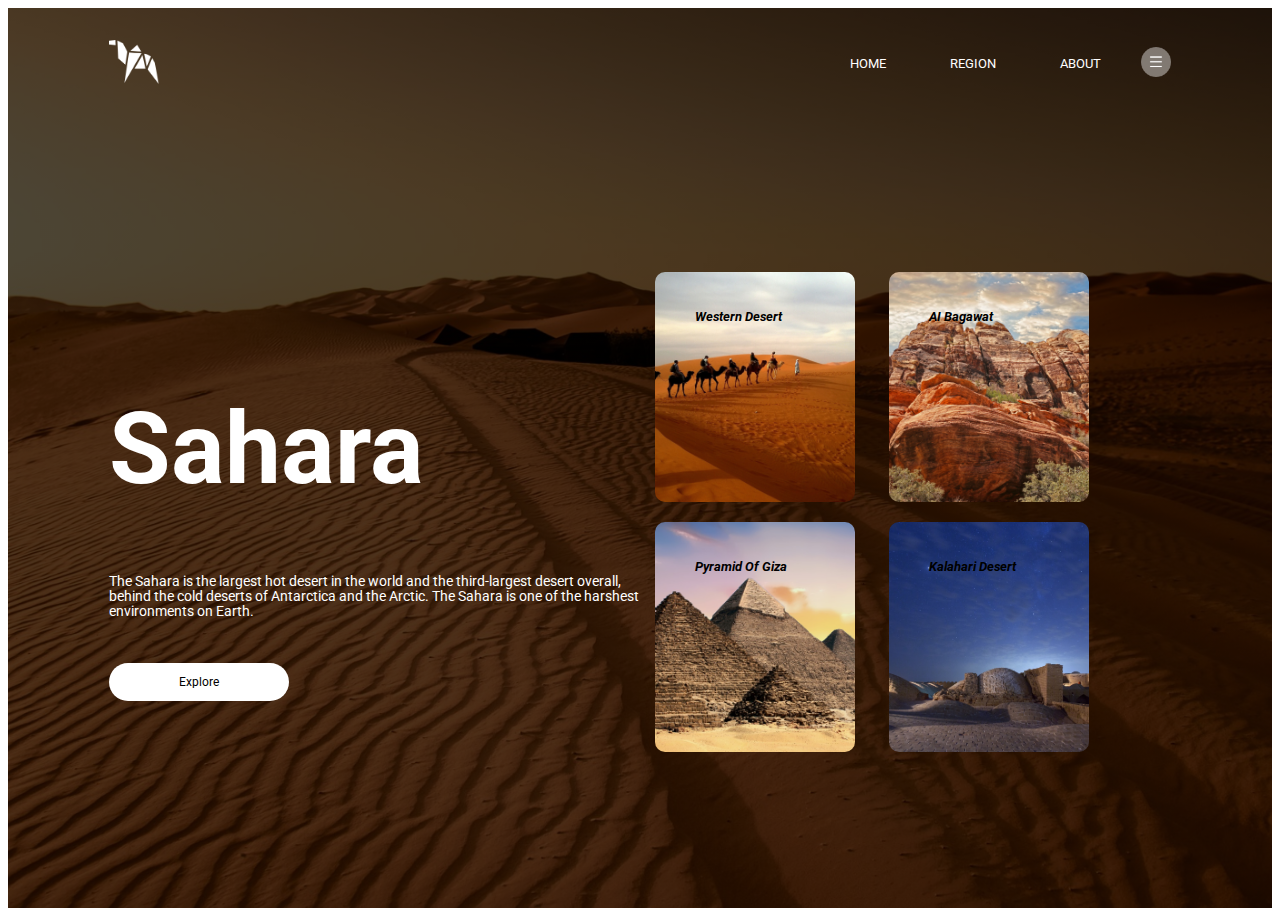
<file: index.html>
<!DOCTYPE html>
<html lang="en">
<head>
    <meta charset="UTF-8">
    <meta http-equiv="X-UA-Compatible" content="IE=edge">
    <meta name="viewport" content="width=device-width, initial-scale=1.0">
    <title>Document</title>
    <link rel="preconnect" href="https://fonts.googleapis.com">
<link rel="preconnect" href="https://fonts.gstatic.com" crossorigin>
<link href="https://fonts.googleapis.com/css2?family=Roboto:wght@300&display=swap" rel="stylesheet">
    <link rel="stylesheet" href="index.css">
</head>
<body>
    <div class="container">
        <div class="navbar">
           <img src="logo.png" alt="logo" class="logo"> 
           <nav>
            <ul>
                <li><a href="">HOME</a></li>
                <li><a href="">REGION</a></li>
                <li><a href="">ABOUT</a></li>
            </ul>
           </nav>
           <img src="menu.png"alt="menu" class="menu">
        </div>
        <div class="row">
<div class="col"><h1>Sahara</h1>
<p>The Sahara is the largest hot desert in the world and the third-largest desert overall, behind the cold deserts of Antarctica and the Arctic. The Sahara is one of the harshest environments on Earth.</p>
<button type="button">Explore</button>
</div>
<div class="col">
    <div class="card"id="card1">
<h5>Western Desert</h5>
<div class="flipcardinner"></div>
  </div> 
  <div class="card"id="card2">
    <h5>AI Bagawat</h5>
    </div>
    <div class="card" id="card3">
        <h5>Pyramid Of Giza</h5>
        </div>
        <div class="card"id="card4">
            <h5>Kalahari Desert</h5>
        </div>
        </div>

</body>
</html>
</file>
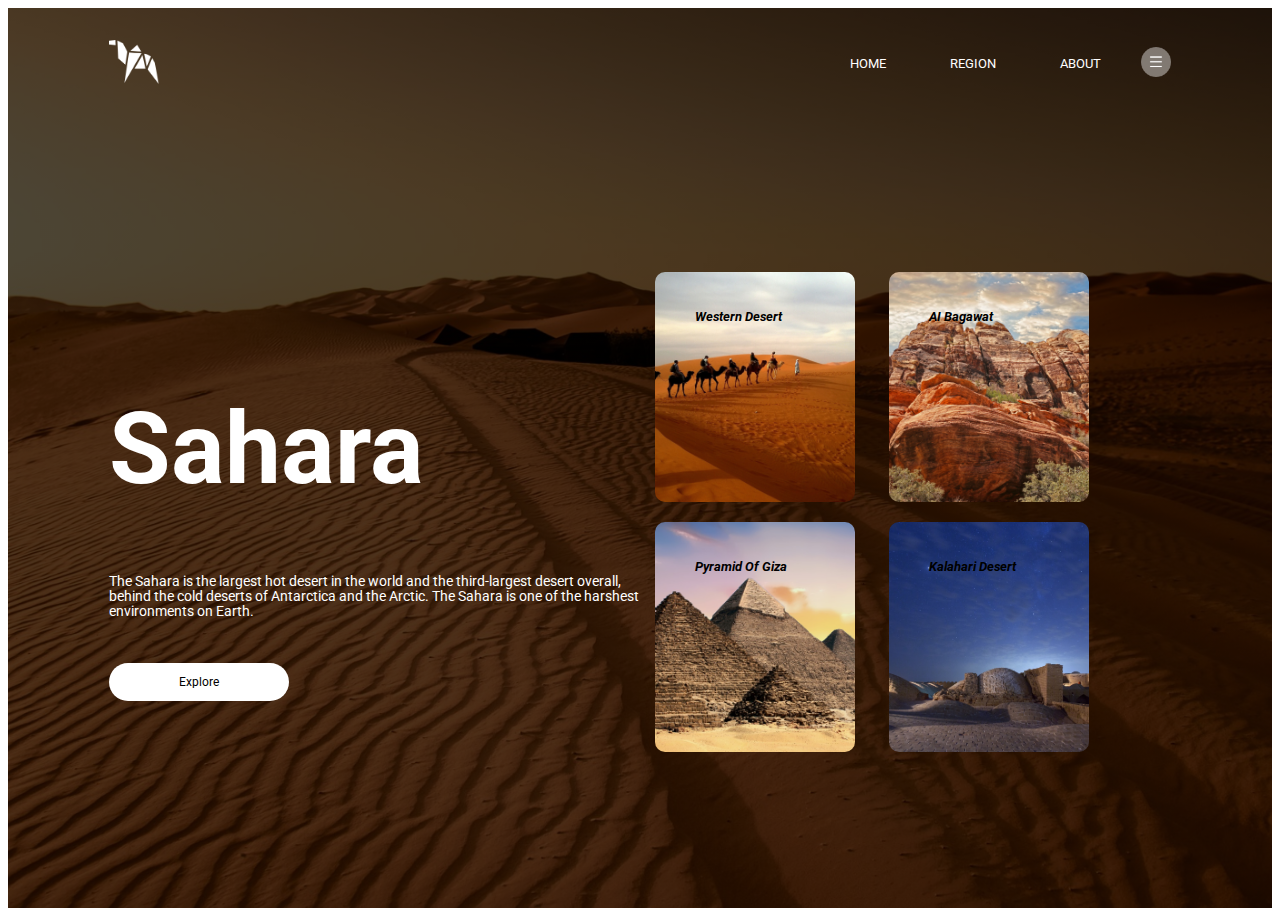
<file: hackathon2.html>
<!DOCTYPE html>
<html lang="en">
<head>
    <meta charset="UTF-8">
    <meta http-equiv="X-UA-Compatible" content="IE=edge">
    <meta name="viewport" content="width=device-width, initial-scale=1.0">
    <title>Document</title>
    <link rel="preconnect" href="https://fonts.googleapis.com">
<link rel="preconnect" href="https://fonts.gstatic.com" crossorigin>
<link href="https://fonts.googleapis.com/css2?family=Roboto:wght@300&display=swap" rel="stylesheet">
    <link rel="stylesheet" href="hackathon2.css">
</head>
<body>
    <div class="container">
        <div class="navbar">
           <img src="logo.png" alt="logo" class="logo"> 
           <nav>
            <ul>
                <li><a href="">HOME</a></li>
                <li><a href="">REGION</a></li>
                <li><a href="">ABOUT</a></li>
            </ul>
           </nav>
           <img src="menu.png"alt="menu" class="menu">
        </div>
        <div class="row">
<div class="col"><h1>Sahara</h1>
<p>The Sahara is the largest hot desert in the world and the third-largest desert overall, behind the cold deserts of Antarctica and the Arctic. The Sahara is one of the harshest environments on Earth.</p>
<button type="button">Explore</button>
</div>
<div class="col">
    <div class="card"id="card1">
<h5>Western Desert</h5>
<div class="flipcardinner"></div>
  </div> 
  <div class="card"id="card2">
    <h5>AI Bagawat</h5>
    </div>
    <div class="card" id="card3">
        <h5>Pyramid Of Giza</h5>
        </div>
        <div class="card"id="card4">
            <h5>Kalahari Desert</h5>
        </div>
        </div>

</body>
</html>
</file>
<file: index.css>
*{
    font-family: 'Roboto', sans-serif;
}
.container{
    width: 100%;
    height: 100vh;
    background-image: linear-gradient(rgba(0,0,0,0.7),rgba(0,0,0,0.7)),url(background.png);
    background-position: center;
    background-size: cover;
    padding-left: 8%;
    padding-right: 8%;
    box-sizing: border-box;
}
.navbar{
    height: 12%;
    display: flex;
    align-items: center;
}
.logo{
    width: 50px;
    cursor: pointer;
}
.menu{
    width: 30px;
    cursor: pointer;
    margin-left: 40px;
}
nav{
    flex: 1;
    text-align: right;
}
nav ul li{
    list-style: none;
    display: inline-block;
    margin-left: 60px;
}
nav ul li a{
    text-decoration: none;
    color: #fff;
    font-size: 13px;
}
.row{
    display: flex;
    height: 88%;
    align-items: center;
}
.col{
    flex-basis: 50%;
}
h1{
    color: #fff;
    font-size: 100px;
}
p{
color: #fff;
font-size: 14px;
line-height: 15px;
}
button{
   width: 180px;
   color: #000;
   font-size: 12px; 
   padding: 12px 0;
   background: #fff;
   border: 0;
   border-radius: 20px;
   outline: none;
   margin-top: 30px;
   transition-duration: 0.8s;
   cursor: pointer;
}
button:hover{
    width: 200px;
    height: 250%;
}
.card{
    width:200px ;
    height: 230px;
    display: inline-block;
    border-radius: 10px;
    padding:15px 25px ;
    content: pointer;
    box-sizing: border-box;
    margin: 10px 15px;
    background-position: center;
    background-size: cover;
    transition: transform 0.5s;
    font-weight:900;
    font-style: italic;
    padding-left: 40px;
}
#card1{
    background-image: url(pic-1.png);  
    transition-duration: 0.5s;
    cursor: pointer;
}
#card2{
    background-image: url(pic-2.png);  
    transition-duration: 0.5s;
    cursor: pointer;
}
#card3{
    background-image: url(pic-3.png);  
    transition-duration: 0.5s;
    cursor: pointer;
}
#card4{
    background-image: url(pic-4.png); 
    transition-duration: 0.5s; 
    cursor: pointer;
}
#card1:hover{
    transform: translateY(-10px);
}
#card2:hover{
    transform: translateY(-10px);
}
#card3:hover{
    transform: translateY(-10px);
}
#card4:hover{
    transform: translateY(-10px);
}
.sidenav ul li{
list-style: none;
display: flex;
flex-direction: column;
}
.sidenav ul li a{
    color: #fff;
    text-decoration: none;
    padding-top: 30px; cursor: pointer;
}
.sidenav{
    transform: translateX(250px);
    transition: transform 250ms ease-in-out;
    background: transparent;
    border: #000;
}
</file>
<file: hackathon2.css>
*{
    font-family: 'Roboto', sans-serif;
}
.container{
    width: 100%;
    height: 100vh;
    background-image: linear-gradient(rgba(0,0,0,0.7),rgba(0,0,0,0.7)),url(background.png);
    background-position: center;
    background-size: cover;
    padding-left: 8%;
    padding-right: 8%;
    box-sizing: border-box;
}
.navbar{
    height: 12%;
    display: flex;
    align-items: center;
}
.logo{
    width: 50px;
    cursor: pointer;
}
.menu{
    width: 30px;
    cursor: pointer;
    margin-left: 40px;
}
nav{
    flex: 1;
    text-align: right;
}
nav ul li{
    list-style: none;
    display: inline-block;
    margin-left: 60px;
}
nav ul li a{
    text-decoration: none;
    color: #fff;
    font-size: 13px;
}
.row{
    display: flex;
    height: 88%;
    align-items: center;
}
.col{
    flex-basis: 50%;
}
h1{
    color: #fff;
    font-size: 100px;
}
p{
color: #fff;
font-size: 14px;
line-height: 15px;
}
button{
   width: 180px;
   color: #000;
   font-size: 12px; 
   padding: 12px 0;
   background: #fff;
   border: 0;
   border-radius: 20px;
   outline: none;
   margin-top: 30px;
   transition-duration: 0.8s;
   cursor: pointer;
}
button:hover{
    width: 200px;
    height: 250%;
}
.card{
    width:200px ;
    height: 230px;
    display: inline-block;
    border-radius: 10px;
    padding:15px 25px ;
    content: pointer;
    box-sizing: border-box;
    margin: 10px 15px;
    background-position: center;
    background-size: cover;
    transition: transform 0.5s;
    font-weight:900;
    font-style: italic;
    padding-left: 40px;
}
#card1{
    background-image: url(pic-1.png);  
    transition-duration: 0.5s;
}
#card2{
    background-image: url(pic-2.png);  
    transition-duration: 0.5s;
}
#card3{
    background-image: url(pic-3.png);  
    transition-duration: 0.5s;
}
#card4{
    background-image: url(pic-4.png); 
    transition-duration: 0.5s; 
}
#card1:hover{
    transform: translateY(-10px);
}
#card2:hover{
    transform: translateY(-10px);
}
#card3:hover{
    transform: translateY(-10px);
}
#card4:hover{
    transform: translateY(-10px);
}
.sidenav ul li{
list-style: none;
display: flex;
flex-direction: column;
}
.sidenav ul li a{
    color: #fff;
    text-decoration: none;
    padding-top: 30px; cursor: pointer;
}
.sidenav{
    transform: translateX(250px);
    transition: transform 250ms ease-in-out;
    background: transparent;
    border: #000;
}
</file>
